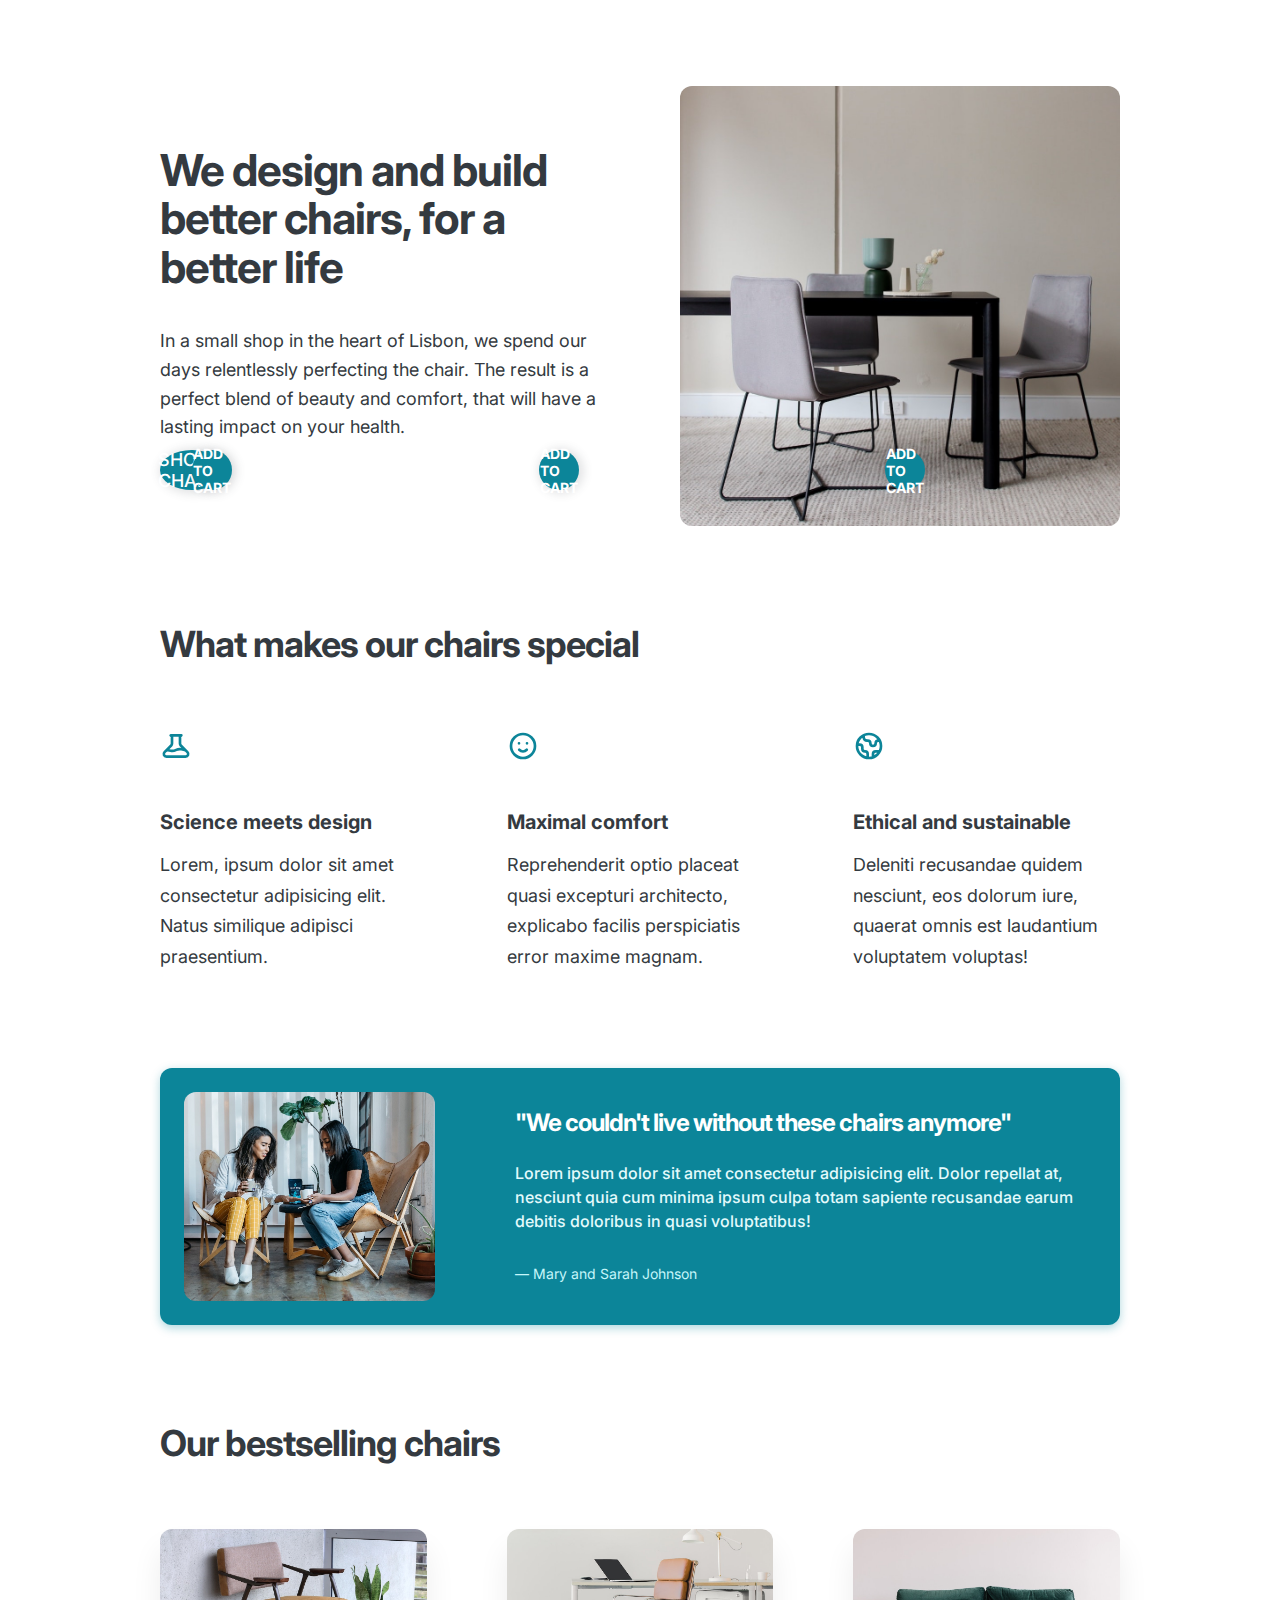
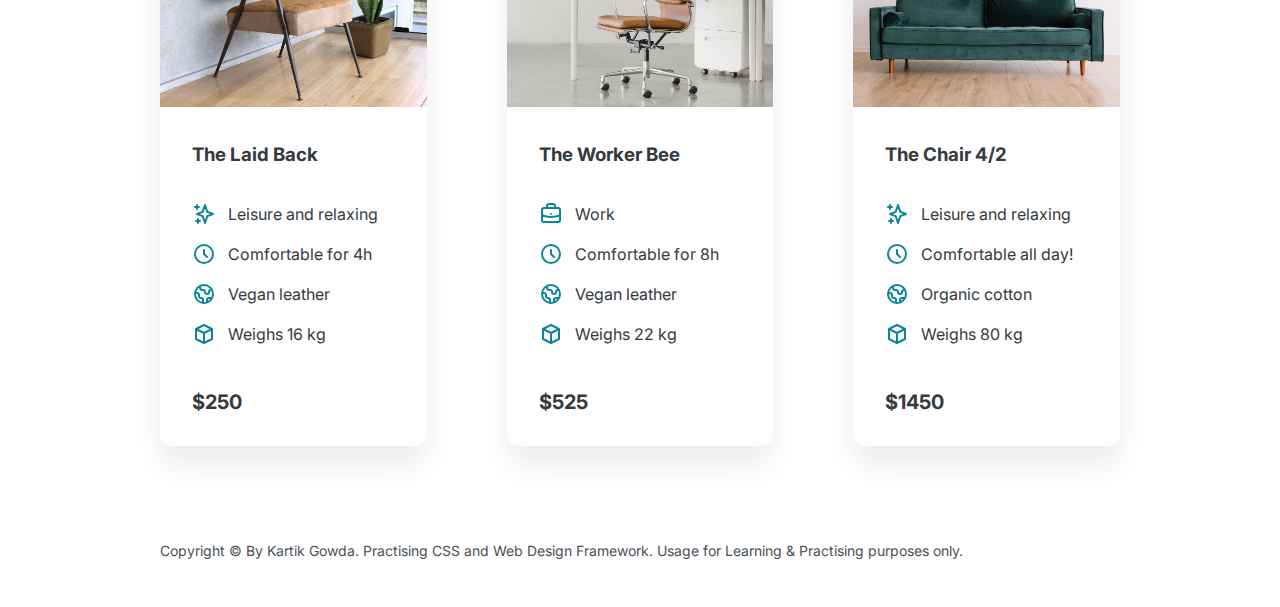
<file: index.html>
<!DOCTYPE html>
<html lang="en">
  <head>
    <meta charset="UTF-8" />
    <meta http-equiv="X-UA-Compatible" content="IE=edge" />
    <meta name="viewport" content="width=device-width, initial-scale=1.0" />
    <link
      href="https://fonts.googleapis.com/css2?family=Inter:wght@400;500;700&display=swap"
      rel="stylesheet"
    />
    <link rel="stylesheet" href="style.css" />
    <title>Lisbon Chair Shop</title>
  </head>
  <body>
    <div class="container">
      <header>
        <div class="header-text-box">
          <h1>We design and build better chairs, for a better life</h1>
          <p class="header-text">
            In a small shop in the heart of Lisbon, we spend our days
            relentlessly perfecting the chair. The result is a perfect blend of
            beauty and comfort, that will have a lasting impact on your health.
          </p>
          <a class="btn btn--big" href="#">Shop chairs</a>
        </div>
        <img src="hero.jpg" alt="Photo" />
      </header>

      <section>
        <h2>What makes our chairs special</h2>
        <div class="grid-3-cols">
          <div>
            <svg
              xmlns="http://www.w3.org/2000/svg"
              class="features-icon"
              fill="none"
              viewBox="0 0 24 24"
              stroke="currentColor"
            >
              <path
                stroke-linecap="round"
                stroke-linejoin="round"
                stroke-width="2"
                d="M19.428 15.428a2 2 0 00-1.022-.547l-2.387-.477a6 6 0 00-3.86.517l-.318.158a6 6 0 01-3.86.517L6.05 15.21a2 2 0 00-1.806.547M8 4h8l-1 1v5.172a2 2 0 00.586 1.414l5 5c1.26 1.26.367 3.414-1.415 3.414H4.828c-1.782 0-2.674-2.154-1.414-3.414l5-5A2 2 0 009 10.172V5L8 4z"
              />
            </svg>
            <p class="features-title"><strong>Science meets design</strong></p>
            <p class="features-text">
              Lorem, ipsum dolor sit amet consectetur adipisicing elit. Natus
              similique adipisci praesentium.
            </p>
          </div>

          <div>
            <svg
              xmlns="http://www.w3.org/2000/svg"
              class="features-icon"
              fill="none"
              viewBox="0 0 24 24"
              stroke="currentColor"
            >
              <path
                stroke-linecap="round"
                stroke-linejoin="round"
                stroke-width="2"
                d="M14.828 14.828a4 4 0 01-5.656 0M9 10h.01M15 10h.01M21 12a9 9 0 11-18 0 9 9 0 0118 0z"
              />
            </svg>
            <p class="features-title">
              <strong>Maximal comfort</strong>
            </p>
            <p class="features-text">
              Reprehenderit optio placeat quasi excepturi architecto, explicabo
              facilis perspiciatis error maxime magnam.
            </p>
          </div>

          <div>
            <svg
              xmlns="http://www.w3.org/2000/svg"
              class="features-icon"
              fill="none"
              viewBox="0 0 24 24"
              stroke="currentColor"
            >
              <path
                stroke-linecap="round"
                stroke-linejoin="round"
                stroke-width="2"
                d="M3.055 11H5a2 2 0 012 2v1a2 2 0 002 2 2 2 0 012 2v2.945M8 3.935V5.5A2.5 2.5 0 0010.5 8h.5a2 2 0 012 2 2 2 0 104 0 2 2 0 012-2h1.064M15 20.488V18a2 2 0 012-2h3.064M21 12a9 9 0 11-18 0 9 9 0 0118 0z"
              />
            </svg>
            <p class="features-title">
              <strong>Ethical and sustainable</strong>
            </p>
            <p class="features-text">
              Deleniti recusandae quidem nesciunt, eos dolorum iure, quaerat
              omnis est laudantium voluptatem voluptas!
            </p>
          </div>
        </div>
      </section>

      <section class="testimonial-section">
        <div class="grid-3-cols">
          <img src="customers.jpg" alt="People sitting on chairs" />
          <div class="testimonial-box">
            <h2>"We couldn't live without these chairs anymore"</h2>
            <blockquote class="testimonial-text">
              Lorem ipsum dolor sit amet consectetur adipisicing elit. Dolor
              repellat at, nesciunt quia cum minima ipsum culpa totam sapiente
              recusandae earum debitis doloribus in quasi voluptatibus!
            </blockquote>
            <p class="testimonial-author">&mdash; Mary and Sarah Johnson</p>
          </div>
        </div>
      </section>

      <section>
        <h2>Our bestselling chairs</h2>
        <div class="grid-3-cols">
          <figure class="chair">
            <img src="chair-1.jpg" alt="Chair" />
            <div class="chair-box">
              <h3>The Laid Back</h3>
              <ul class="chair-details">
                <li>
                  <svg
                    xmlns="http://www.w3.org/2000/svg"
                    class="chair-icon"
                    fill="none"
                    viewBox="0 0 24 24"
                    stroke="currentColor"
                  >
                    <path
                      stroke-linecap="round"
                      stroke-linejoin="round"
                      stroke-width="2"
                      d="M5 3v4M3 5h4M6 17v4m-2-2h4m5-16l2.286 6.857L21 12l-5.714 2.143L13 21l-2.286-6.857L5 12l5.714-2.143L13 3z"
                    />
                  </svg>
                  <!-- Span is a generic INLINE text element, it doesn't have any meaning. It's like a div element, but inline -->
                  <span>Leisure and relaxing</span>
                </li>
                <li>
                  <svg
                    xmlns="http://www.w3.org/2000/svg"
                    class="chair-icon"
                    fill="none"
                    viewBox="0 0 24 24"
                    stroke="currentColor"
                  >
                    <path
                      stroke-linecap="round"
                      stroke-linejoin="round"
                      stroke-width="2"
                      d="M12 8v4l3 3m6-3a9 9 0 11-18 0 9 9 0 0118 0z"
                    />
                  </svg>
                  <span>Comfortable for 4h</span>
                </li>
                <li>
                  <svg
                    xmlns="http://www.w3.org/2000/svg"
                    class="chair-icon"
                    fill="none"
                    viewBox="0 0 24 24"
                    stroke="currentColor"
                  >
                    <path
                      stroke-linecap="round"
                      stroke-linejoin="round"
                      stroke-width="2"
                      d="M3.055 11H5a2 2 0 012 2v1a2 2 0 002 2 2 2 0 012 2v2.945M8 3.935V5.5A2.5 2.5 0 0010.5 8h.5a2 2 0 012 2 2 2 0 104 0 2 2 0 012-2h1.064M15 20.488V18a2 2 0 012-2h3.064M21 12a9 9 0 11-18 0 9 9 0 0118 0z"
                    />
                  </svg>
                  <span>Vegan leather</span>
                </li>
                <li>
                  <svg
                    xmlns="http://www.w3.org/2000/svg"
                    class="chair-icon"
                    fill="none"
                    viewBox="0 0 24 24"
                    stroke="currentColor"
                  >
                    <path
                      stroke-linecap="round"
                      stroke-linejoin="round"
                      stroke-width="2"
                      d="M20 7l-8-4-8 4m16 0l-8 4m8-4v10l-8 4m0-10L4 7m8 4v10M4 7v10l8 4"
                    />
                  </svg>
                  <span>Weighs 16 kg</span>
                </li>
              </ul>
              <div class="chair-price">
                <strong>$250</strong>
                <a href="#" class="btn btn--small">Add to cart</a>
              </div>
            </div>
          </figure>

          <figure class="chair">
            <img src="chair-2.jpg" alt="Chair" />
            <div class="chair-box">
              <h3>The Worker Bee</h3>
              <ul class="chair-details">
                <li>
                  <svg xmlns="http://www.w3.org/2000/svg" class="chair-icon" fill="none" viewBox="0 0 24 24" stroke="currentColor">
                    <path stroke-linecap="round" stroke-linejoin="round" stroke-width="2" d="M21 13.255A23.931 23.931 0 0112 15c-3.183 0-6.22-.62-9-1.745M16 6V4a2 2 0 00-2-2h-4a2 2 0 00-2 2v2m4 6h.01M5 20h14a2 2 0 002-2V8a2 2 0 00-2-2H5a2 2 0 00-2 2v10a2 2 0 002 2z" />
                  </svg>
                  <span>Work</span>
                </li>
                <li>
                  <svg
                  xmlns="http://www.w3.org/2000/svg"
                  class="chair-icon"
                  fill="none"
                  viewBox="0 0 24 24"
                  stroke="currentColor"
                >
                  <path
                    stroke-linecap="round"
                    stroke-linejoin="round"
                    stroke-width="2"
                    d="M12 8v4l3 3m6-3a9 9 0 11-18 0 9 9 0 0118 0z"
                  />
                </svg>
                  <span>Comfortable for 8h</span>
                </li>
                <li>
                  <svg
                    xmlns="http://www.w3.org/2000/svg"
                    class="chair-icon"
                    fill="none"
                    viewBox="0 0 24 24"
                    stroke="currentColor"
                  >
                    <path
                      stroke-linecap="round"
                      stroke-linejoin="round"
                      stroke-width="2"
                      d="M3.055 11H5a2 2 0 012 2v1a2 2 0 002 2 2 2 0 012 2v2.945M8 3.935V5.5A2.5 2.5 0 0010.5 8h.5a2 2 0 012 2 2 2 0 104 0 2 2 0 012-2h1.064M15 20.488V18a2 2 0 012-2h3.064M21 12a9 9 0 11-18 0 9 9 0 0118 0z"
                    />
                  <span>Vegan leather</span>
                </li>
                <li>
                  <svg
                    xmlns="http://www.w3.org/2000/svg"
                    class="chair-icon"
                    fill="none"
                    viewBox="0 0 24 24"
                    stroke="currentColor"
                  >
                    <path
                      stroke-linecap="round"
                      stroke-linejoin="round"
                      stroke-width="2"
                      d="M20 7l-8-4-8 4m16 0l-8 4m8-4v10l-8 4m0-10L4 7m8 4v10M4 7v10l8 4"
                    />
                  </svg>
                  <span>Weighs 22 kg</span>
                </li>
              </ul>
              <div class="chair-price">
                <strong>$525</strong>
                <a href="#" class="btn btn--small">Add to cart</a>
              </div>
            </div>
          </figure>

          <figure class="chair">
            <img src="chair-3.jpg" alt="Chair" />
            <div class="chair-box">
              <h3>The Chair 4/2</h3>
              <ul class="chair-details">
                <li>
                  <svg
                    xmlns="http://www.w3.org/2000/svg"
                    class="chair-icon"
                    fill="none"
                    viewBox="0 0 24 24"
                    stroke="currentColor"
                  >
                    <path
                      stroke-linecap="round"
                      stroke-linejoin="round"
                      stroke-width="2"
                      d="M5 3v4M3 5h4M6 17v4m-2-2h4m5-16l2.286 6.857L21 12l-5.714 2.143L13 21l-2.286-6.857L5 12l5.714-2.143L13 3z"
                    />
                  </svg>
                  <span>Leisure and relaxing</span>
                </li>
                <li>
                  <svg
                  xmlns="http://www.w3.org/2000/svg"
                  class="chair-icon"
                  fill="none"
                  viewBox="0 0 24 24"
                  stroke="currentColor"
                >
                  <path
                    stroke-linecap="round"
                    stroke-linejoin="round"
                    stroke-width="2"
                    d="M12 8v4l3 3m6-3a9 9 0 11-18 0 9 9 0 0118 0z"
                  />
                </svg>
                  <span>Comfortable all day!</span>
                </li>
                <li>
                  <svg
                    xmlns="http://www.w3.org/2000/svg"
                    class="chair-icon"
                    fill="none"
                    viewBox="0 0 24 24"
                    stroke="currentColor"
                  >
                    <path
                      stroke-linecap="round"
                      stroke-linejoin="round"
                      stroke-width="2"
                      d="M3.055 11H5a2 2 0 012 2v1a2 2 0 002 2 2 2 0 012 2v2.945M8 3.935V5.5A2.5 2.5 0 0010.5 8h.5a2 2 0 012 2 2 2 0 104 0 2 2 0 012-2h1.064M15 20.488V18a2 2 0 012-2h3.064M21 12a9 9 0 11-18 0 9 9 0 0118 0z"
                    />
                  <span>Organic cotton</span>
                </li>
                <li>
                  <svg
                    xmlns="http://www.w3.org/2000/svg"
                    class="chair-icon"
                    fill="none"
                    viewBox="0 0 24 24"
                    stroke="currentColor"
                  >
                    <path
                      stroke-linecap="round"
                      stroke-linejoin="round"
                      stroke-width="2"
                      d="M20 7l-8-4-8 4m16 0l-8 4m8-4v10l-8 4m0-10L4 7m8 4v10M4 7v10l8 4"
                    />
                  </svg>
                  <span>Weighs 80 kg</span>
                </li>
              </ul>
              <div class="chair-price">
                <strong>$1450</strong>
                <a href="#" class="btn btn--small">Add to cart</a>
              </div>
            </div>
          </figure>
        </div>
      </section>

      <footer>
        Copyright &copy; By Kartik Gowda. Practising CSS and Web Design Framework. Usage for Learning & Practising
        purposes only.
      </footer>
    </div>
  </body>
</html>
</file>
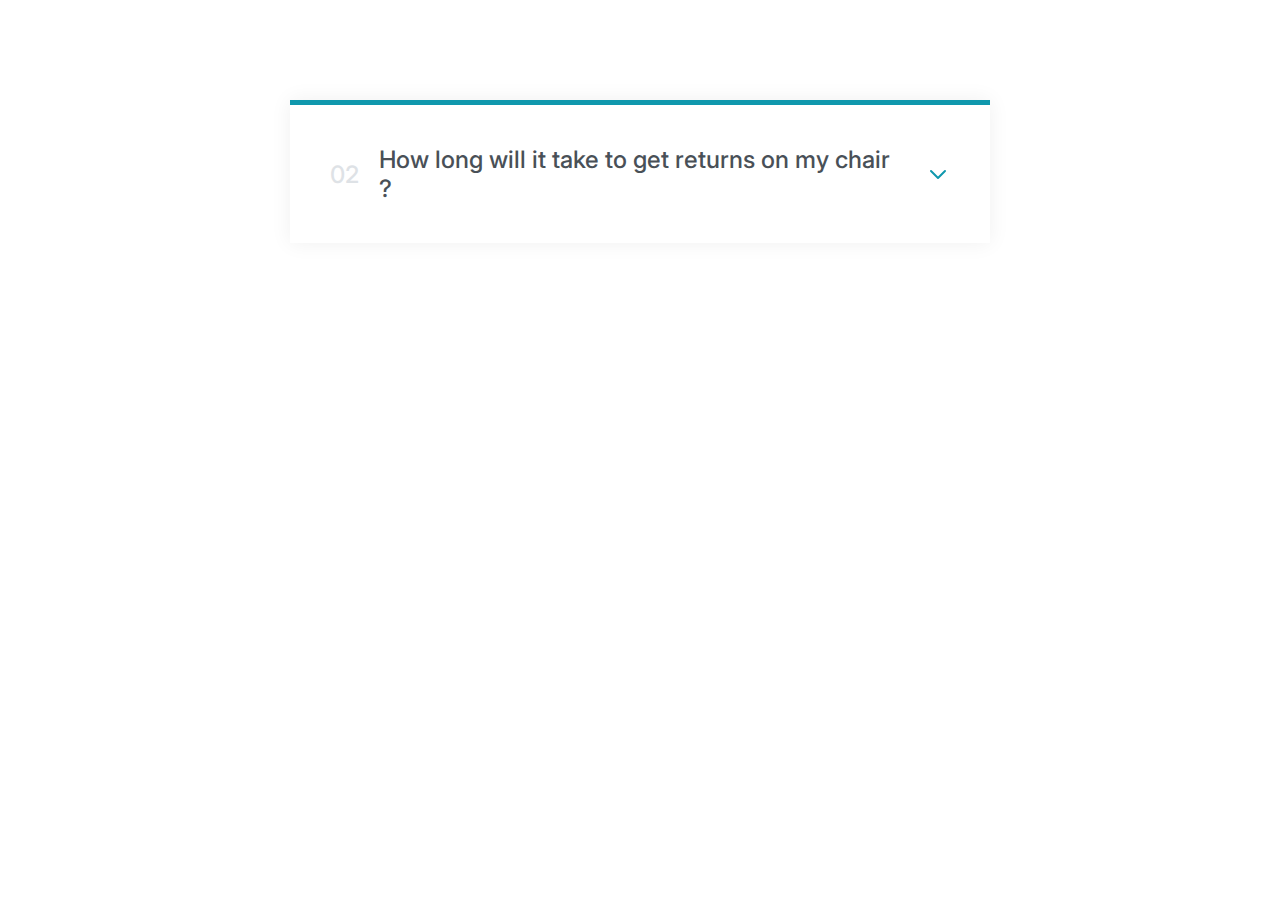
<file: accordian.html>
<!DOCTYPE html>
<html lang="en">
  <head>
    <meta charset="UTF-8" />
    <meta http-equiv="X-UA-Compatible" content="IE=edge" />
    <meta name="viewport" content="width=device-width, initial-scale=1.0" />
    <link rel="stylesheet" href="style.css" />
    <link
      href="https://fonts.googleapis.com/css2?family=Inter:wght@400;500;700&display=swap"
      rel="stylesheet"
    />
    <title>Accordion</title>
  </head>
  <body>
    <div class="accordion">
      <div class="accordion-question">
        <div class="accordion-number">02</div>
        <div class="accordion-question-text">
          How long will it take to get returns on my chair ?
        </div>
        <svg
          xmlns="http://www.w3.org/2000/svg"
          class="accordion-icon"
          fill="none"
          viewBox="0 0 24 24"
          stroke="currentColor"
        >
          <path
            stroke-linecap="round"
            stroke-linejoin="round"
            stroke-width="2"
            d="M19 9l-7 7-7-7"
          />
        </svg>
        <div class="hidden-text">
          <p>
            Lorem, ipsum dolor sit amet consectetur adipisicing elit. Provident
            reiciendis obcaecati enim nostrum veniam iusto alias tempore omnis
            quia non voluptates temporibus exercitationem corporis deleniti
            sint, eius, excepturi iste voluptatem!
          </p>
          <ul>
            <li>
              Lorem ipsum dolor sit, amet consectetur adipisicing elit. Itaque,
              in.
            </li>
            <li>
              Lorem ipsum dolor sit amet consectetur adipisicing elit. Officiis
              expedita doloremque totam quas voluptas inventore deleniti
              mollitia quam saepe et.
            </li>
            <li>
              Lorem ipsum, dolor sit amet consectetur adipisicing elit. Optio
              impedit quae, sequi ratione atque ea.
            </li>
            <li>Lorem ipsum dolor sit amet.</li>
          </ul>
        </div>
      </div>
    </div>
  </body>
</html>
</file>
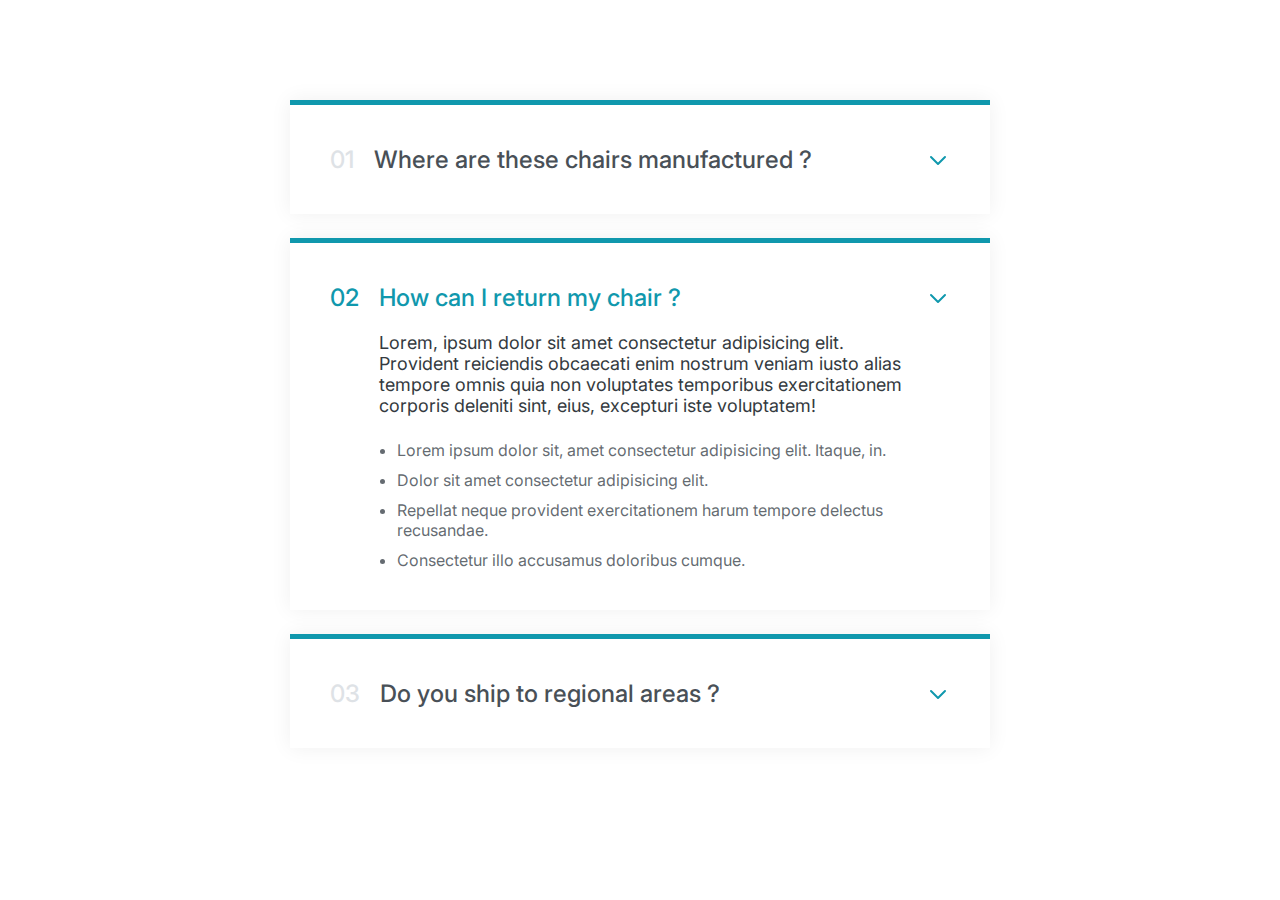
<file: accordion.html>
<!DOCTYPE html>
<html lang="en">
  <head>
    <meta charset="UTF-8" />
    <meta http-equiv="X-UA-Compatible" content="IE=edge" />
    <meta name="viewport" content="width=device-width, initial-scale=1.0" />
    <link rel="stylesheet" href="style.css" />
    <link
      href="https://fonts.googleapis.com/css2?family=Inter:wght@400;500;700&display=swap"
      rel="stylesheet"
    />
    <title>Accordion</title>
  </head>
  <body>
    <div class="accordion">
      <div class="accordion-question">
        <p class="accordion-number">01</p>
        <p class="accordion-question-text">Where are these chairs manufactured ?</p>
        <svg
          xmlns="http://www.w3.org/2000/svg"
          class="accordion-icon"
          fill="none"
          viewBox="0 0 24 24"
          stroke="currentColor"
        >
          <path
            stroke-linecap="round"
            stroke-linejoin="round"
            stroke-width="2"
            d="M19 9l-7 7-7-7"
          />
        </svg>
        <div class="hidden-text">
          <p>
            Lorem, ipsum dolor sit amet consectetur adipisicing elit. Provident
            reiciendis obcaecati enim nostrum veniam iusto alias tempore omnis
            quia non voluptates temporibus exercitationem corporis deleniti
            sint, eius, excepturi iste voluptatem!
          </p>
          <ul>
            <li>
              Lorem ipsum dolor sit, amet consectetur adipisicing elit. Itaque,
              in.
            </li>
            <li>Lorem ipsum dolor sit amet consectetur adipisicing elit.</li>
            <li>Lorem ipsum, dolor sit amet consectetur adipisicing elit.</li>
            <li>Lorem ipsum dolor sit amet.</li>
          </ul>
        </div>
      </div>
      <div class="accordion-question open">
        <p class="accordion-number">02</p>
        <p class="accordion-question-text">How can I return my chair ?</p>
        <svg
          xmlns="http://www.w3.org/2000/svg"
          class="accordion-icon"
          fill="none"
          viewBox="0 0 24 24"
          stroke="currentColor"
        >
          <path
            stroke-linecap="round"
            stroke-linejoin="round"
            stroke-width="2"
            d="M19 9l-7 7-7-7"
          />
        </svg>
        <div class="hidden-text">
          <p>
            Lorem, ipsum dolor sit amet consectetur adipisicing elit. Provident
            reiciendis obcaecati enim nostrum veniam iusto alias tempore omnis
            quia non voluptates temporibus exercitationem corporis deleniti
            sint, eius, excepturi iste voluptatem!
          </p>
          <ul>
            <li>
              Lorem ipsum dolor sit, amet consectetur adipisicing elit. Itaque,
              in.
            </li>
            <li>Dolor sit amet consectetur adipisicing elit.</li>
            <li>Repellat neque provident exercitationem harum tempore delectus recusandae. </li>
            <li>Consectetur illo accusamus doloribus cumque.</li>
          </ul>
        </div>
      </div>
      <div class="accordion-question">
        <p class="accordion-number">03</p>
        <p class="accordion-question-text">Do you ship to regional areas ?</p>
        <svg
          xmlns="http://www.w3.org/2000/svg"
          class="accordion-icon"
          fill="none"
          viewBox="0 0 24 24"
          stroke="currentColor"
        >
          <path
            stroke-linecap="round"
            stroke-linejoin="round"
            stroke-width="2"
            d="M19 9l-7 7-7-7"
          />
        </svg>
        <div class="hidden-text">
          <p>
            Lorem, ipsum dolor sit amet consectetur adipisicing elit. Provident
            reiciendis obcaecati enim nostrum veniam iusto alias tempore omnis
            quia non voluptates temporibus exercitationem corporis deleniti
            sint, eius, excepturi iste voluptatem!
          </p>
          <ul>
            <li>
              Lorem ipsum dolor sit, amet consectetur adipisicing elit. Itaque,
              in.
            </li>
            <li>Lorem ipsum dolor sit amet consectetur adipisicing elit.</li>
            <li>Lorem ipsum,Optio impedit quae, sequi ratione atque ea.</li>
            <li>Lorem ipsum dolor sit amet.</li>
          </ul>
        </div>
      </div>
    </div>
  </body>
</html>
</file>
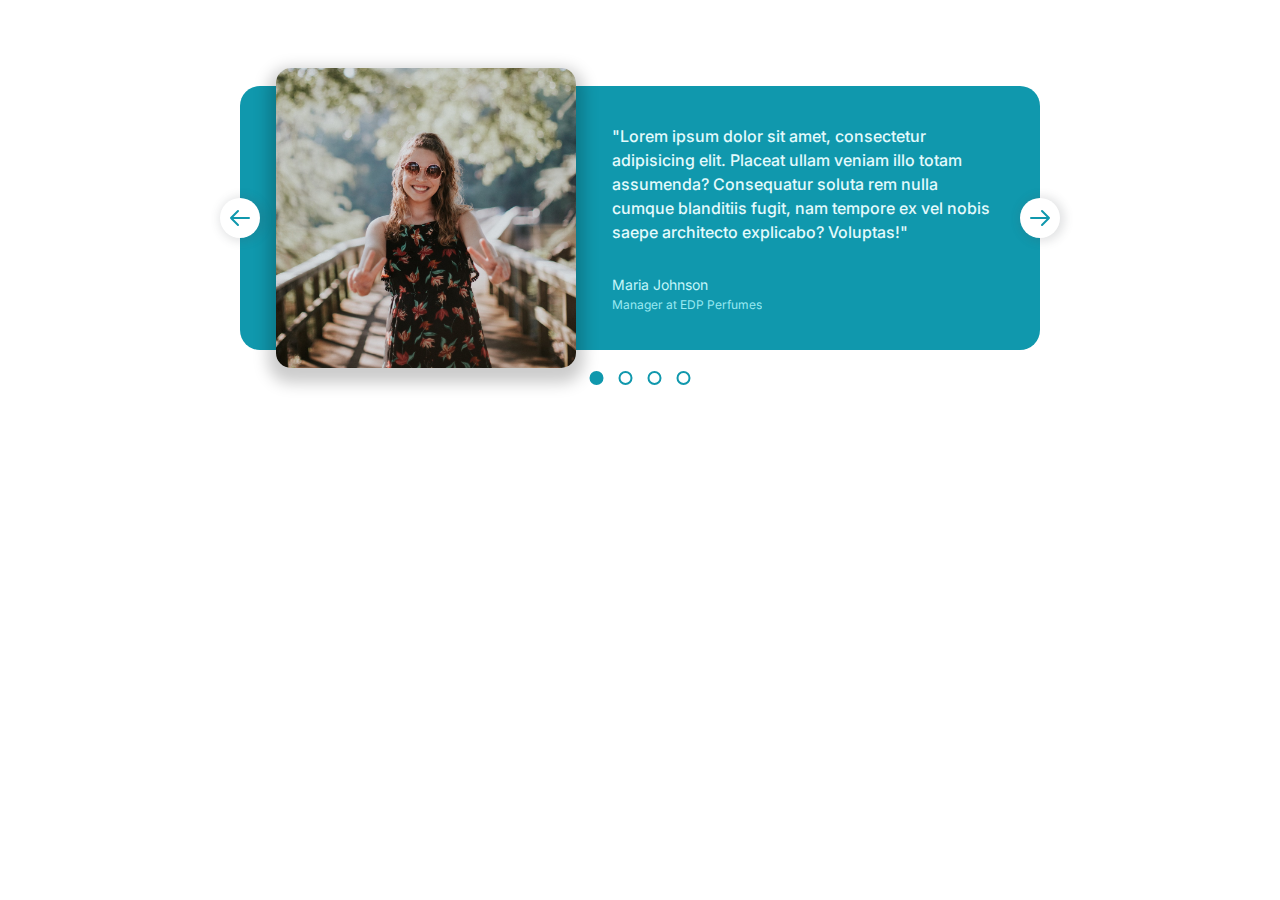
<file: carousel.html>
<!DOCTYPE html>
<html lang="en">
  <head>
    <meta charset="UTF-8" />
    <meta http-equiv="X-UA-Compatible" content="IE=edge" />
    <meta name="viewport" content="width=device-width, initial-scale=1.0" />
    <link rel="stylesheet" href="style.css" />
    <link
      href="https://fonts.googleapis.com/css2?family=Inter:wght@400;500;700&display=swap"
      rel="stylesheet"
    />
    <title>Carousel</title>
  </head>
  <body>
    <div class="carousel">
      <img src="maria.jpg" alt="Maria Johnson" />
      <blockquote class="testimonial">
        <p class="testimonial-text">
          "Lorem ipsum dolor sit amet, consectetur adipisicing elit. Placeat
          ullam veniam illo totam assumenda? Consequatur soluta rem nulla cumque
          blanditiis fugit, nam tempore ex vel nobis saepe architecto explicabo?
          Voluptas!"
        </p>
        <p class="testimonial-author">Maria Johnson</p>
        <p class="testimonial-job">Manager at EDP Perfumes</p>
      </blockquote>
      <button class="btn btn--left">
        <svg
          xmlns="http://www.w3.org/2000/svg"
          class="btn-icon"
          fill="none"
          viewBox="0 0 24 24"
          stroke="currentColor"
        >
          <path
            stroke-linecap="round"
            stroke-linejoin="round"
            stroke-width="2"
            d="M10 19l-7-7m0 0l7-7m-7 7h18"
          />
        </svg>
      </button>
      <button class="btn btn--right">
        <svg
          xmlns="http://www.w3.org/2000/svg"
          class="btn-icon"
          fill="none"
          viewBox="0 0 24 24"
          stroke="currentColor"
        >
          <path
            stroke-linecap="round"
            stroke-linejoin="round"
            stroke-width="2"
            d="M14 5l7 7m0 0l-7 7m7-7H3"
          />
        </svg>
      </button>
      <div class="dots">
        <button class="dot dot--fill">&nbsp;</button>
        <button class="dot">&nbsp;</button>
        <button class="dot">&nbsp;</button>
        <button class="dot">&nbsp;</button>

      </div>
    </div>
  </body>
</html>
</file>
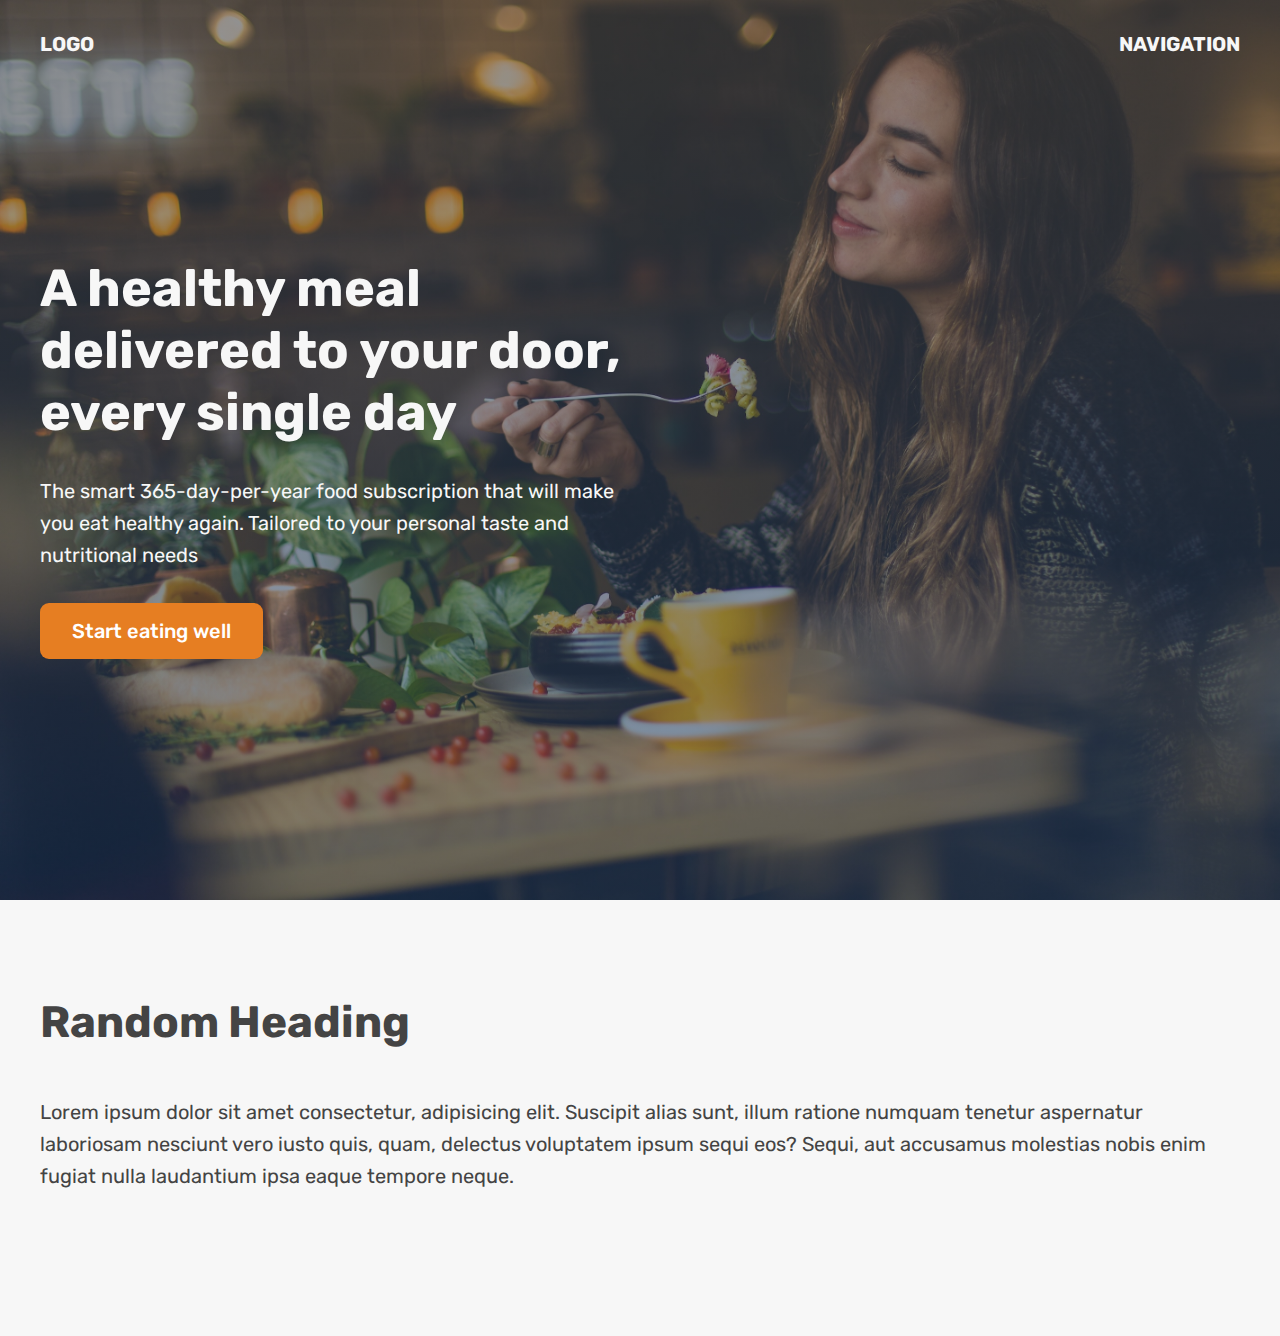
<file: hero.html>
<!DOCTYPE html>
<html lang="en">
  <head>
    <meta charset="UTF-8" />
    <meta http-equiv="X-UA-Compatible" content="IE=edge" />
    <meta name="viewport" content="width=device-width, initial-scale=1.0" />
    <title>Omnifood Hero Section</title>
    <link rel="preconnect" href="https://fonts.googleapis.com" />
    <link rel="preconnect" href="https://fonts.gstatic.com" crossorigin />
    <link
      href="https://fonts.googleapis.com/css2?family=Rubik:wght@400;500;600;700&display=swap"
      rel="stylesheet"
    />
    <style>
      * {
        margin: 0;
        padding: 0;
        box-sizing: border-box;
      }

      html {
        font-family: 'Rubik', sans-serif;
        color: #444;
      }

      .container {
        margin: 0 auto;
        width: 1200px;
      }

      .header-container {
        position: absolute;
        width: 1200px;
        top: 50%;
        left: 50%;
        transform: translate(-50%, -50%);
      }

      .inner-container {
        width: 50%;
      }
      header {
        height: 100vh;
        position: relative;

        background-image: linear-gradient(
            rgba(71, 71, 71, 0.527),
            rgba(7, 47, 99, 0.466)
          ),
          url(zero.jpg);
        background-size: cover;

        color: #f7f7f7;
      }
      nav {
        font-size: 20px;
        font-weight: 700;
        display: flex;
        justify-content: space-between;
        padding-top: 32px;
      }

      h1 {
        font-size: 52px;
        margin-bottom: 32px;
      }

      p {
        font-size: 20px;
        line-height: 1.6;
        margin-bottom: 48px;
      }

      .btn:link,
      .btn:visited {
        background-color: #e67e22;
        color: white;
        font-size: 20px;
        font-weight: 500;
        padding: 16px 32px;
        border-radius: 9px;
        text-decoration: none;
      }

      h2 {
        font-size: 44px;
        margin-bottom: 48px;
      }

      section {
        padding: 96px 0;
        background-color: #f7f7f7;
      }
    </style>
  </head>
  <body>
    <header>
      <nav class="container">
        <div>LOGO</div>
        <div>NAVIGATION</div>
      </nav>
      <div class="header-container">
        <div class="inner-container">
          <h1>A healthy meal delivered to your door, every single day</h1>
          <p>
            The smart 365-day-per-year food subscription that will make you eat
            healthy again. Tailored to your personal taste and nutritional needs
          </p>
          <a href="#" class="btn">Start eating well</a>
        </div>
      </div>
    </header>
    <section>
      <div class="container">
        <h2>Random Heading</h2>
        <p>
          Lorem ipsum dolor sit amet consectetur, adipisicing elit. Suscipit
          alias sunt, illum ratione numquam tenetur aspernatur laboriosam
          nesciunt vero iusto quis, quam, delectus voluptatem ipsum sequi eos?
          Sequi, aut accusamus molestias nobis enim fugiat nulla laudantium ipsa
          eaque tempore neque.
        </p>
      </div>
    </section>
  </body>
</html>
</file>
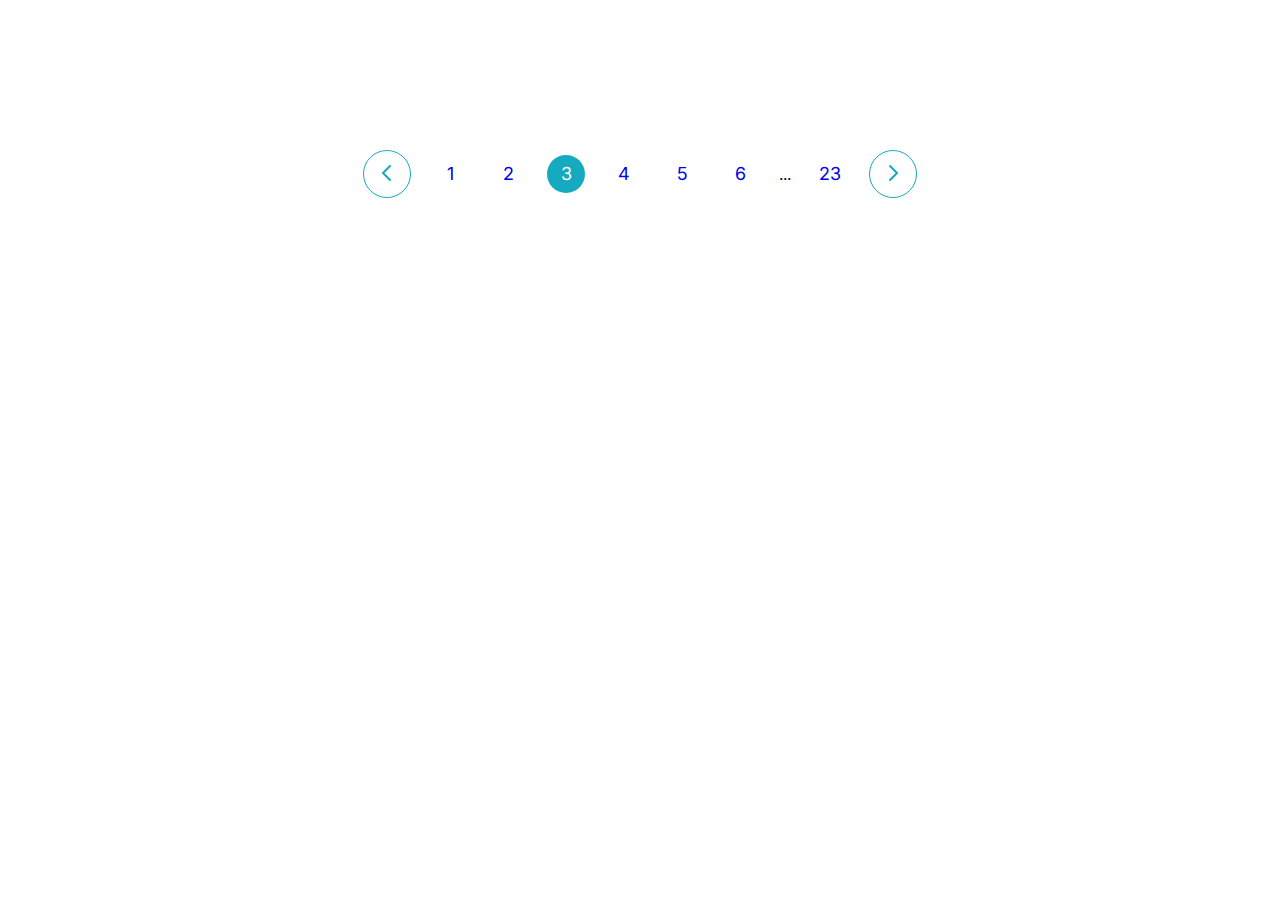
<file: pagination.html>
<!DOCTYPE html>
<html lang="en">
  <head>
    <meta charset="UTF-8" />
    <meta http-equiv="X-UA-Compatible" content="IE=edge" />
    <meta name="viewport" content="width=device-width, initial-scale=1.0" />
    <!-- <link rel="stylesheet" href="style.css" /> -->
    <link
      href="https://fonts.googleapis.com/css2?family=Inter:wght@400;500;700&display=swap"
      rel="stylesheet"
    />
    <style>
      /*
SPACING SYSTEM (px)
2 / 4 / 8 / 12 / 16 / 24 / 32 / 48 / 64 / 80 / 96 / 128

FONT SIZE SYSTEM (px)
10 / 12 / 14 / 16 / 18 / 20 / 24 / 30 / 36 / 44 / 52 / 62 / 74 / 86 / 98
*/

      * {
        margin: 0;
        padding: 0;
        box-sizing: border-box;
      }

      /* 
    COLOR SYSTEM
    MAIN-COLOR : #0c8599
    GREY-COLOR : #343a40
*/
      /* ------------------------ */
      /* GENERAL STYLES */
      /* ------------------------ */
      body {
        font-family: 'Inter', sans-serif;
        line-height: 1;
      }

      .pagination {
        display: flex;
        justify-content: center;
        align-items: center;
        margin-top: 150px;
        gap: 20px;
      }
    
      .btn {
        height: 48px;
        width: 48px;
        border-radius : 50%;
        justify-content: center;
        cursor: pointer;
        border: solid grey;
        border: 1px solid  #15aabf;
        background-color: #fff;
      }

      .btn-icon {
        height:24px;
        width: 24px;
        stroke: #15aabf;
        /* stroke-width:2 ; */
      }

      .btn:hover{
        background-color: #15aabf;
      }

      .btn:hover .btn-icon{
        /* border-radius : 50%; */
        stroke: #fff;
      }


      /* .btn-icon:hover {
        background-color: #15aabf;
      } */

     
      a {
        text-decoration: none;
      }

      .page-link {
        border-radius: 100px;
        font-size: 18px;
        text-align: center;
        line-height: 38px;
        width: 38px;
        height:38px;
        border-radius : 100px;
      }

      .current-page{
        border-radius: 100px;
        font-size: 18px;
        color: white;
        background-color: #15aabf;
        text-align: center;
        line-height: 38px;
        width: 38px;
        height:38px;
      } 
      
      .page-link:hover{
        color: white;
        background-color: #15aabf;
      }
    </style>
    <title>Pagination</title>
  </head>
  <body>
    <div class="pagination">
      <button class="btn">
        <svg
          xmlns="http://www.w3.org/2000/svg"
          class="btn-icon"
          fill="none"
          viewBox="0 0 24 24"
          stroke="currentColor"
        >
          <path
            stroke-linecap="round"
            stroke-linejoin="round"
            stroke-width="2"
            d="M15 19l-7-7 7-7"
          />
        </svg>
      </button>
      <a href="#" class="page-link">1</a>
      <a href="#" class="page-link">2</a>
      <a href="#" class="current-page">3</a>
      <a href="#" class="page-link">4</a>
      <a href="#" class="page-link">5</a>
      <a href="#" class="page-link">6</a>
      <span class="dots">...</span>
      <a href="#" class="page-link">23</a>

      <button class="btn">
        <svg xmlns="http://www.w3.org/2000/svg" class="btn-icon" fill="none" viewBox="0 0 24 24" stroke="currentColor">
          <path stroke-linecap="round" stroke-linejoin="round" stroke-width="2" d="M9 5l7 7-7 7" />
        </svg>
        </svg>
      </button>
    </div>
  </body>
</html>
</file>
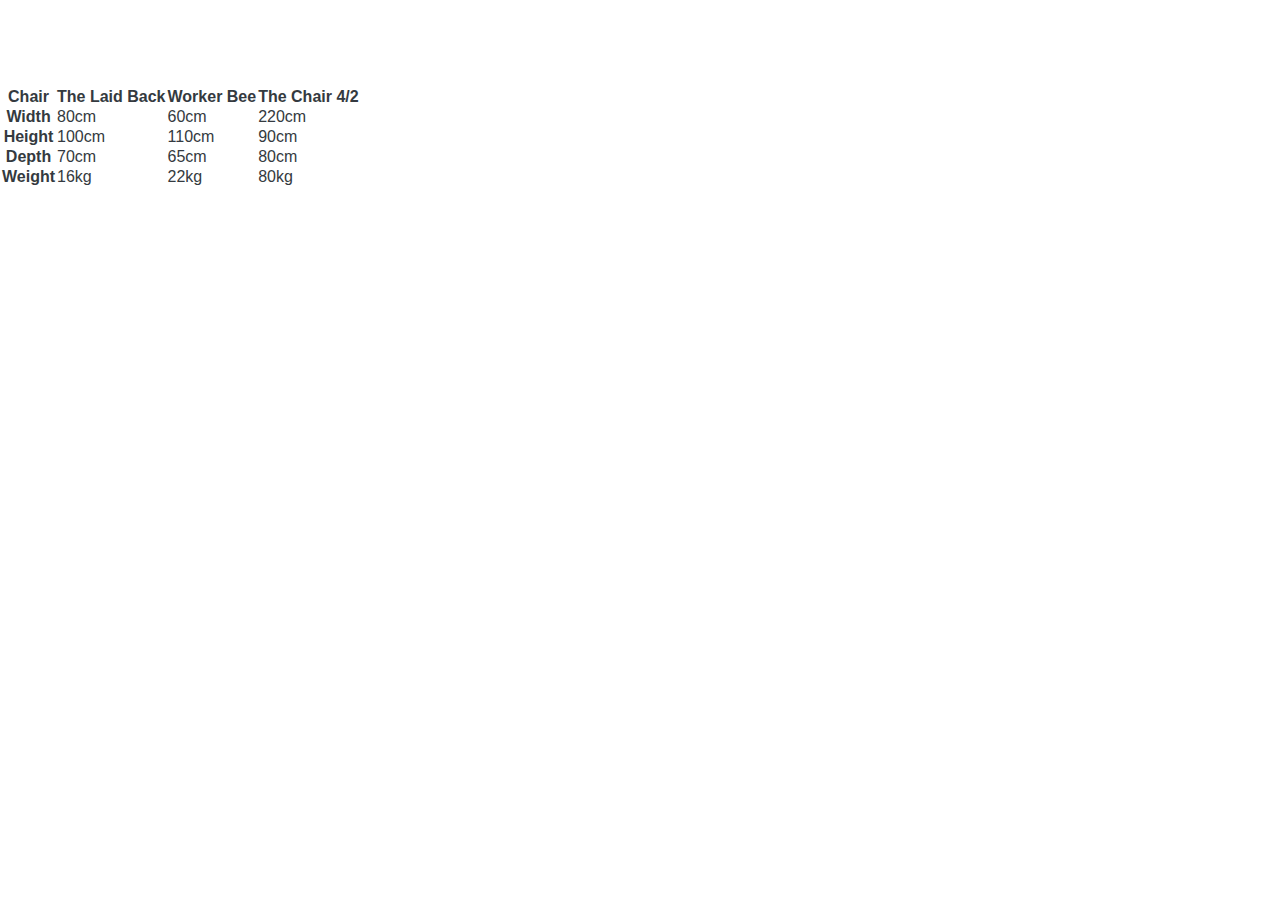
<file: table.html>
<!DOCTYPE html>
<html lang="en">
  <head>
    <meta charset="UTF-8" />
    <meta http-equiv="X-UA-Compatible" content="IE=edge" />
    <meta name="viewport" content="width=device-width, initial-scale=1.0" />
    <link rel="stylesheet" href="style.css" />
    <!-- <link
      href="https://fonts.googleapis.com/css2?family=Inter:wght@400;500;700&display=swap"
      rel="stylesheet"
    /> -->
    <style>
      /*
SPACING SYSTEM (px)
2 / 4 / 8 / 12 / 16 / 24 / 32 / 48 / 64 / 80 / 96 / 128

FONT SIZE SYSTEM (px)
10 / 12 / 14 / 16 / 18 / 20 / 24 / 30 / 36 / 44 / 52 / 62 / 74 / 86 / 98
*/

      * {
        margin: 0;
        padding: 0;
        box-sizing: border-box;
      }

      /* 
    COLOR SYSTEM
    MAIN-COLOR : #0c8599
    GREY-COLOR : #343a40
*/
      /* ------------------------ */
      /* GENERAL STYLES */
      /* ------------------------ */
      body {
        font-family: 'Inter', sans-serif;
        color: #343a40;
        /* border-bottom: 8px solid #0c8599; */
        margin-top: 86px;
      }
    </style>
    <title>Table</title>
  </head>
  <body>
    <table>
      <thead>
        <tr>
          <th>Chair</th>
          <th>The Laid Back</th>
          <th>Worker Bee</th>
          <th>The Chair 4/2</th>
        </tr>
      </thead>
      <tr>
        <th>Width</th>
        <td>80cm</td>
        <td>60cm</td>
        <td>220cm</td>
      </tr>
      <tr>
        <th>Height</th>
        <td>100cm</td>
        <td>110cm</td>
        <td>90cm</td>
      </tr>
      <tr>
        <th>Depth</th>
        <td>70cm</td>
        <td>65cm</td>
        <td>80cm</td>
      </tr>
      <tr>
        <th>Weight</th>
        <td>16kg</td>
        <td>22kg</td>
        <td>80kg</td>
      </tr>
    </table>
  </body>
</html>
</file>
<file: style.css>
/*
SPACING SYSTEM (px)
2 / 4 / 8 / 12 / 16 / 24 / 32 / 48 / 64 / 80 / 96 / 128

FONT SIZE SYSTEM (px)
10 / 12 / 14 / 16 / 18 / 20 / 24 / 30 / 36 / 44 / 52 / 62 / 74 / 86 / 98
*/

* {
  margin: 0;
  padding: 0;
  box-sizing: border-box;
}

/* 
    COLOR SYSTEM
    MAIN-COLOR : #0c8599
    GREY-COLOR : #343a40
*/
/* ------------------------ */
/* GENERAL STYLES */
/* ------------------------ */
body {
  font-family: 'Inter', sans-serif;
  color: #343a40;
  /* border-bottom: 8px solid #0c8599; */
  margin-top: 86px;
}

.container {
  width: 960px;
  margin: 0 auto;
}

header,
section {
  margin-bottom: 96px;
}

h2 {
  margin-bottom: 64px;
  font-size: 36px;
  letter-spacing: -1px;
}

.grid-3-cols {
  display: grid;
  grid-template-columns: repeat(3, 1fr);
  column-gap: 80px;
}

.btn {
  border-radius: 100px;
}

.btn:link,
.btn:visited {
  background-color: #0c8599;
  color: #fff;
  text-decoration: none;
  text-transform: uppercase;
}
/*! INACTIVATED FOR THE CAROUSEL  */
/* .btn:hover,
.btn:active {
  color: #fff;
  background-color: #1098ad;
} */
/* ------------------------ */
/* COMPONENT STYLES */
/* ------------------------ */

/* HEADER */
header {
  display: grid;
  grid-template-columns: repeat(2, 1fr);
  column-gap: 80px;
  margin-top: 48px;
}

.header-text-box {
  align-self: center;
}

h1 {
  margin-bottom: 36px;
  font-size: 44px;
  line-height: 1.1;
  letter-spacing: -1px;
  /* text-shadow: 0px 2px 0.1px rgba(0, 0, 0, 0.212); */
}

.header-text {
  margin-bottom: 24px;
  font-size: 18px;
  line-height: 1.6;
}

img {
  width: 100%;
  border-radius: 12px;
}

/* FEATURES */
.features-icon {
  stroke: #0c8599;
  width: 32px;
  height: 32px;
  margin-bottom: 24px;
}

.features-title {
  margin-top: 20px;
  margin-bottom: 16px;
  font-size: 20px;
}

.features-text {
  font-size: 18px;
  line-height: 1.7;
  /* letter-spacing: 1.7px; */
}

/* TESTIMONIAL */
.testimonial-section {
  background-color: #0c8599;
  color: #fff;
  padding: 24px;
  border-radius: 12px;
  /* *Adding Shadow for Testimonial Box */
  box-shadow: 0px 3px 10px 0px #0c849956;
}

.testimonial-box {
  grid-column: 2 / -1;
  align-self: center;
}

.testimonial-box h2 {
  margin-bottom: 24px;
  font-size: 24px;
}

/*! Removing for Carousel Text */
/* .testimonial-text {
  font-style: italic;
  margin-bottom: 20px;
  line-height: 1.7;
  color: #e3fafc;
} */

/* * Testimonial Author Name */
.testimonial-author {
  color: #c5f6fa;
}

/* CHAIRS */
.chair {
  box-shadow: 0 20px 30px 0 rgba(0, 0, 0, 0.075);
  border-radius: 12px;
}
.chair-box {
  padding: 32px;
}

h3 {
  margin-bottom: 36px;
}

.chair-details {
  list-style: none;
  margin-bottom: 24px;
}

.chair-details li {
  display: flex;
  align-items: center;
  gap: 12px;
  margin-bottom: 16px;
}

.chair-details li:last-child {
  margin-bottom: 44px;
}

.chair img {
  border-bottom-right-radius: 0px;
  border-bottom-left-radius: 0px;
}

.chair-icon {
  width: 24px;
  height: 24px;
  stroke: #0c8599;
}

.chair-price {
  display: flex;
  justify-content: space-between;
  font-size: 20px;
  align-items: center;
}

/* *Button */
.btn--small {
  font-size: 14px;
  font-weight: 700;
  padding: 8px 12px;
  box-shadow: 0px 0.5px 10px 0.1px #0c849956;
}
.btn--big {
  padding: 16px 32px;
  font-weight: 500;
  font-size: 18px;
  display: inline-block;
  box-shadow: 0px 2px 15px 0.2px #0c849956;
}

footer {
  margin-bottom: 48px;
  font-size: 14px;
  color: #495057;
}

/* !Accordion Component */

.accordion {
  width: 700px;
  margin: 100px auto;
  display: flex;
  flex-direction: column;
  gap: 24px;
}

.accordion-question {
  padding: 40px;
  display: grid;
  grid-template-columns: auto 1fr auto;
  gap: 20px;
  box-shadow: 0px 0px 20px rgba(0, 0, 0, 0.062);
  align-items: center;
  border-top: 5px solid #1098ad;
}

.accordion-number {
  color: #dee2e6;
  font-size: 24px;
  font-weight: 500;
}
.accordion-question-text {
  font-size: 24px;
  font-weight: 500;
  display: inline;
  color: #495057;
}

/* Colored Question displayed only for the selected option  */
.open .accordion-number,
.open .accordion-question-text {
  color: #1098ad;
}

.accordion-icon {
  height: 24px;
  width: 24px;
  stroke: #1098ad;
}

.hidden-text {
  grid-column: 2;
  display: none;
}
.hidden-text p {
  font-size: 18px;
  margin-bottom: 24px;
}

.hidden-text ul {
  color: #495057d8;
  display: flex;
  flex-direction: column;
  gap: 10px;
  margin-left: 18px;
}

/* Displaying the selected option only */
.open .hidden-text {
  display: block;
}

/*? Carousel Page */

.carousel {
  width: 800px;
  background-color: #1098ad;
  margin: 30px auto;
  border-radius: 20px;
  display: flex;
  align-items: center;
  /* padding-left: 86px; */
  gap: 86px;
  /* padding: 28px; */
  padding: 32px 48px 32px 86px;
  position: relative;
}

.carousel img {
  height: 200px;
  width: auto;
  border-radius: 10px;
  transform: scale(1.5);
  box-shadow: 0px 5px 10px 5px rgba(0, 0, 0, 0.205);
  /* margin-left: 48px; */
}

.testimonial-text {
  color: #e3fafc;
  margin-bottom: 32px;
  font-size: 16px;
  font-weight: 500;
  line-height: 1.5;
}

.testimonial-author {
  color: #c5f6fa;
  font-size: 14px;
  margin-bottom: 4px;
}

.testimonial-job {
  color: #99e9f2;
  font-size: 12px;
}

/*? Adjusting the buttons to the page */

.btn {
  border: none;
  background-color: #fff;
  height: 40px;
  width: 40px;
  position: absolute;
  border-radius: 50%;
  display: flex;
  align-items: center;
  justify-content: center;
  top: 50%;
  box-shadow: 2px 1px 10px 3px #49505727;
  cursor: pointer;
}

.btn--left {
  left: 0;
  /* top: 50%; */
  transform: translate(-50%, -50%);
}

.btn--right {
  right: 0;
  transform: translate(50%, -50%);
}

.btn-icon {
  height: 24px;
  width: 24px;
  stroke: #1098ad;
}

/* ? Adding the buttons for page  */
.dots {
  position: absolute;
  left: 50%;
  display: flex;
  gap: 15px;
  bottom:0;
  transform: translate(-50%, 250%);
}

.dot {
  background-color: #fff;
  border: 2px solid #1098ad;
  height: 14px;
  width: 14px;
  cursor: pointer;
  border-radius: 50%;
}

.dot--fill{
  background-color: #1098ad;
}
</file>
